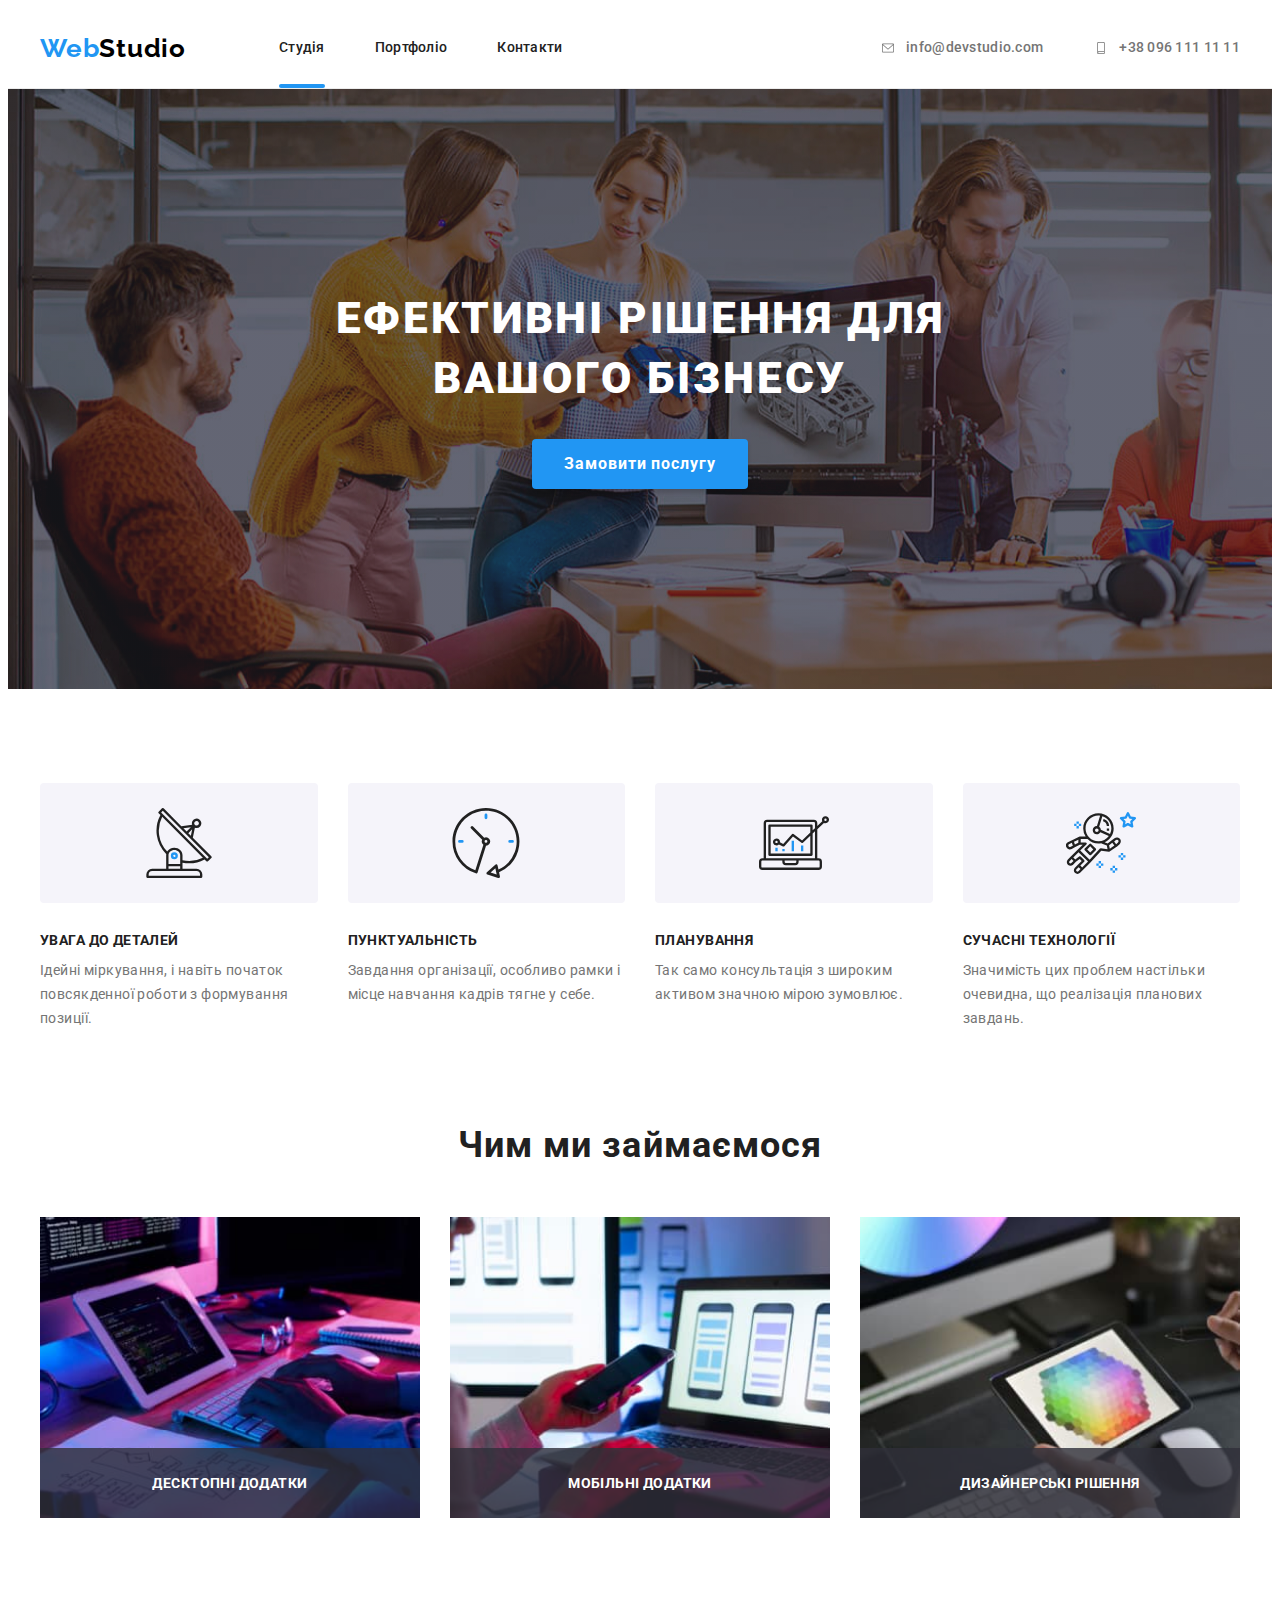
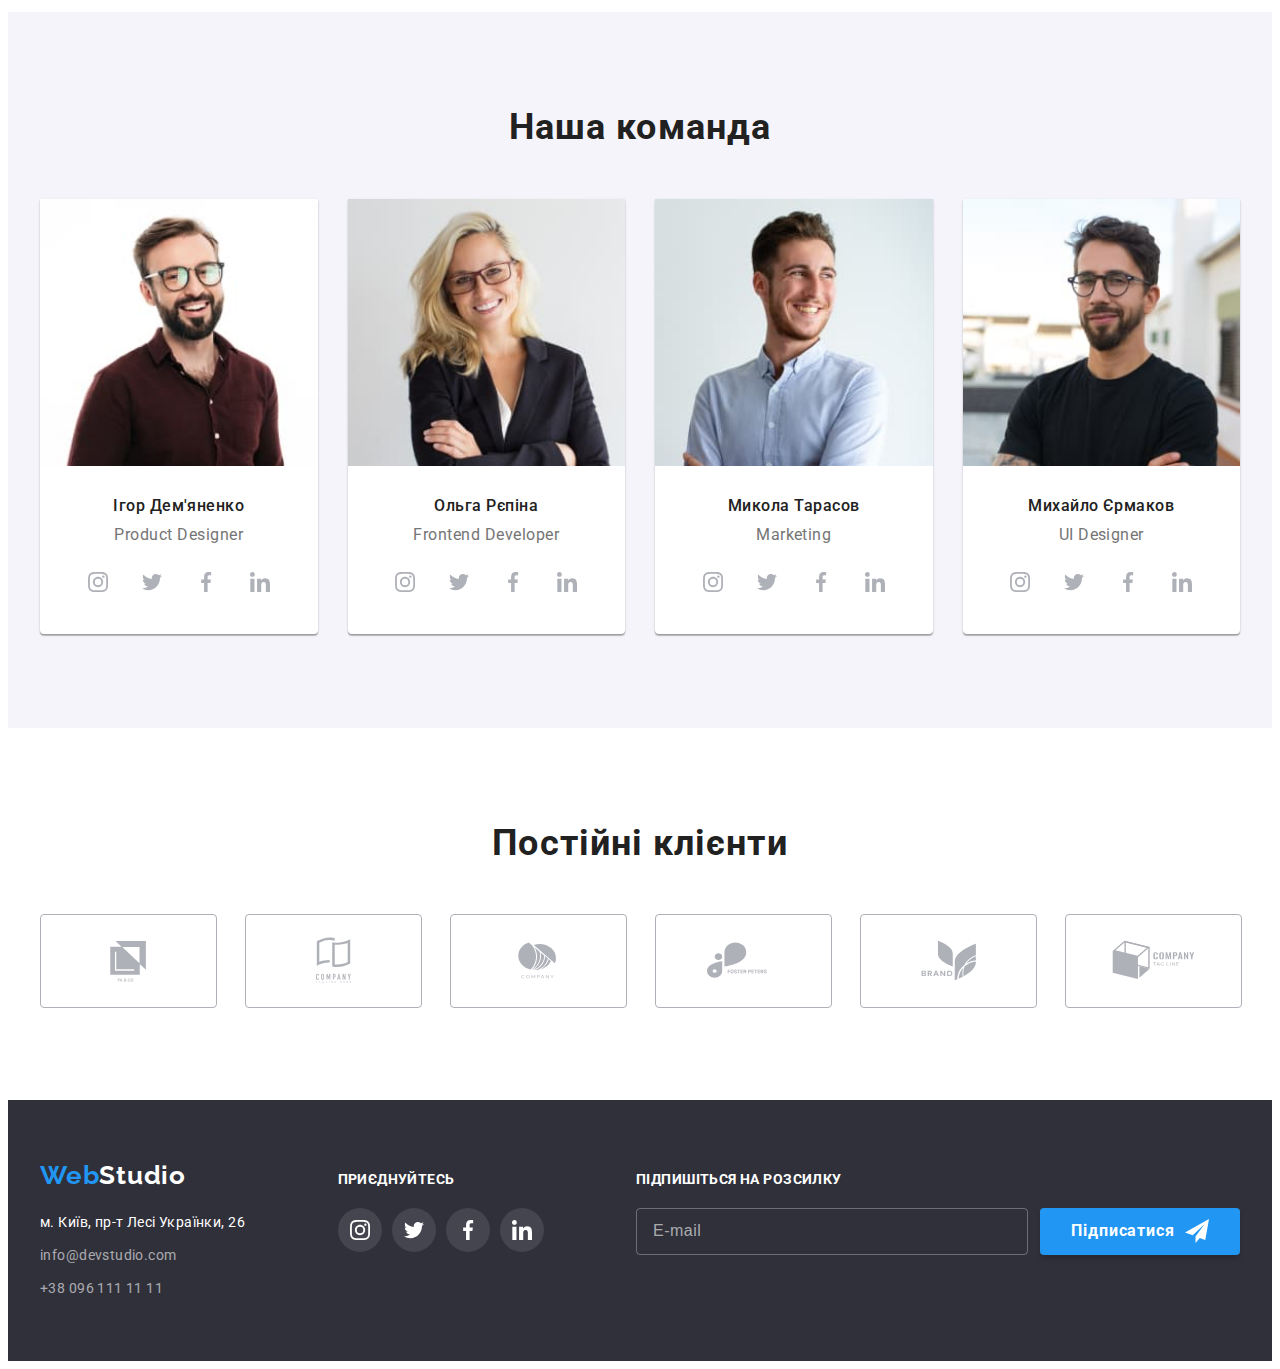
<file: index.html>
<!DOCTYPE html>
<html lang="uk">
  <head>
    <meta charset="UTF-8" />
    <meta http-equiv="X-UA-Compatible" content="IE=edge" />
    <meta name="viewport" content="width=device-width, initial-scale=1.0" />
    <title>Web studio</title>
    <link rel="preconnect" href="https://fonts.googleapis.com" />
    <link rel="preconnect" href="https://fonts.gstatic.com" crossorigin />
    <link
      href="https://fonts.googleapis.com/css2?family=Raleway:wght@700&family=Roboto:wght@400;500;700;900&display=swap"
      rel="stylesheet"
    />
    <link
      rel="stylesheet"
      href="https://cdnjs.cloudflare.com/ajax/libs/modern-normalize/1.1.0/modern-normalize.min.css"
      integrity="sha512-wpPYUAdjBVSE4KJnH1VR1HeZfpl1ub8YT/NKx4PuQ5NmX2tKuGu6U/JRp5y+Y8XG2tV+wKQpNHVUX03MfMFn9Q=="
      crossorigin="anonymous"
      referrerpolicy="no-referrer"
    />
    <link
      rel="stylesheet"
      href="https://cdnjs.cloudflare.com/ajax/libs/animate.css/4.1.1/animate.min.css"
    />
    <link rel="stylesheet" href="./css/styles.css" />
  </head>

  <body>
    <header class="header">
      <div class="container header-container">
        <a class="logo" href="./index.html" lang="en"
          ><span class="header-logo-web">Web</span>Studio</a
        >
        <nav class="nav-site">
          <ul class="nav-site-list">
            <li class="nav-site-item">
              <a class="nav-site-link current" href="./index.html">Студія</a>
            </li>
            <li class="nav-site-item">
              <a class="nav-site-link" href="./portfolio.html">Портфоліо</a>
            </li>
            <li class="nav-site-item">
              <a class="nav-site-link" href="#">Контакти</a>
            </li>
          </ul>
        </nav>
        <ul class="header-contacts-list">
          <li class="header-contacts-item">
            <a
              class="header-contacts-link"
              href="mailto:info@devstudio.com"
              lang="en"
              ><svg class="contacts-link-icon" width="16" height="12">
                <use href="./images/icons.svg#envelope"></use>
              </svg>
              info@devstudio.com</a
            >
          </li>
          <li class="header-contacts-item">
            <a class="header-contacts-link" href="tel:+380961111111">
              <svg class="contacts-link-icon" width="16" height="12">
                <use href="./images/icons.svg#smartphone"></use>
              </svg>
              +38 096 111 11 11
            </a>
          </li>
        </ul>
      </div>
    </header>

    <main>
      <!--Hero-->
      <section class="hero">
        <div class="container container-hero">
          <h1 class="hero-title animate__animated animate__zoomIn">
            Ефективні рішення для<br />
            вашого бізнесу
          </h1>
          <button class="hero-btn btn" type="button" data-modal-open>
            Замовити послугу
          </button>
        </div>
      </section>

      <!--Features-->
      <section class="features section">
        <div class="container">
          <h2 class="visually-hiden">Особливості</h2>
          <ul class="features-list">
            <li class="features-item">
              <div class="features-icon">
                <svg width="70" height="70">
                  <use href="./images/icons.svg#antenna"></use>
                </svg>
              </div>
              <h3 class="features-title">УВАГА ДО ДЕТАЛЕЙ</h3>
              <p class="features-text">
                Ідейні міркування, і навіть початок повсякденної роботи з
                формування позиції.
              </p>
            </li>

            <li class="features-item">
              <div class="features-icon">
                <svg width="70" height="70">
                  <use href="./images/icons.svg#clock"></use>
                </svg>
              </div>
              <h3 class="features-title">ПУНКТУАЛЬНІСТЬ</h3>
              <p class="features-text">
                Завдання організації, особливо рамки і місце навчання кадрів
                тягне у себе.
              </p>
            </li>

            <li class="features-item">
              <div class="features-icon">
                <svg width="70" height="70">
                  <use href="./images/icons.svg#diagram"></use>
                </svg>
              </div>
              <h3 class="features-title">ПЛАНУВАННЯ</h3>
              <p class="features-text">
                Так само консультація з широким активом значною мірою зумовлює.
              </p>
            </li>

            <li class="features-item">
              <div class="features-icon">
                <svg width="70" height="70">
                  <use href="./images/icons.svg#astronaut"></use>
                </svg>
              </div>
              <h3 class="features-title">СУЧАСНІ ТЕХНОЛОГІЇ</h3>
              <p class="features-text">
                Значимість цих проблем настільки очевидна, що реалізація
                планових завдань.
              </p>
            </li>
          </ul>
        </div>
      </section>

      <!--Works-->
      <section class="works section">
        <div class="container">
          <h2 class="section-title">Чим ми займаємося</h2>
          <ul class="works-list">
            <li class="works-item">
              <img
                src="./images/box_1.jpg"
                alt="Розробник створює код"
                width="370"
              />
              <p class="works-top-text">Десктопні додатки</p>
            </li>
            <li class="works-item">
              <img
                src="./images/box_2.jpg"
                alt="Розробник створює адаптивну версію для смартфону"
                width="370"
              />
              <p class="works-top-text">Мобільні додатки</p>
            </li>
            <li class="works-item">
              <img
                src="./images/box_3.jpg"
                alt="Розробник створює дизайн сайту"
                width="370"
              />
              <p class="works-top-text">Дизайнерські рішення</p>
            </li>
          </ul>
        </div>
      </section>

      <!--Team-->
      <section class="team section">
        <div class="container">
          <h2 class="section-title">Наша команда</h2>
          <ul class="team-list">
            <li class="team-card">
              <img
                src="./images/team_card_1.jpg"
                alt="Фото Ігор Дем'яненко"
                width="270"
              />
              <div class="team-card-bottom">
                <h3 class="card-title">Ігор Дем'яненко</h3>
                <p class="card-text" lang="en">Product Designer</p>
                <ul class="social-list">
                  <li class="social-item">
                    <a
                      class="social-link"
                      href="https://www.instagram.com/"
                      target="_blank"
                      rel="noopener noreferrer"
                    >
                      <svg class="social-icon" width="20" height="20">
                        <use href="./images/icons.svg#instagram"></use>
                      </svg>
                    </a>
                  </li>
                  <li class="social-item">
                    <a
                      class="social-link"
                      href="https://twitter.com/"
                      target="_blank"
                      rel="noopener noreferrer"
                    >
                      <svg class="social-icon" width="20" height="20">
                        <use href="./images/icons.svg#twitter"></use>
                      </svg>
                    </a>
                  </li>
                  <li class="social-item">
                    <a
                      class="social-link"
                      href="https://www.facebook.com/"
                      target="_blank"
                      rel="noopener noreferrer"
                    >
                      <svg class="social-icon" width="20" height="20">
                        <use href="./images/icons.svg#facebook"></use>
                      </svg>
                    </a>
                  </li>
                  <li class="social-item">
                    <a
                      class="social-link"
                      href="https://www.linkedin.com/"
                      target="_blank"
                      rel="noopener noreferrer"
                    >
                      <svg class="social-icon" width="20" height="20">
                        <use href="./images/icons.svg#linkedin"></use>
                      </svg>
                    </a>
                  </li>
                </ul>
              </div>
            </li>
            <li class="team-card">
              <img
                src="./images/team_card_2.jpg"
                alt="Фото Ольга Рєпіна"
                width="270"
              />
              <div class="team-card-bottom">
                <h3 class="card-title">Ольга Рєпіна</h3>
                <p class="card-text" lang="en">Frontend Developer</p>
                <ul class="social-list">
                  <li class="social-item">
                    <a
                      class="social-link"
                      href="https://www.instagram.com/"
                      target="_blank"
                      rel="noopener noreferrer"
                    >
                      <svg class="social-icon" width="20" height="20">
                        <use href="./images/icons.svg#instagram"></use>
                      </svg>
                    </a>
                  </li>
                  <li class="social-item">
                    <a
                      class="social-link"
                      href="https://twitter.com/"
                      target="_blank"
                      rel="noopener noreferrer"
                    >
                      <svg class="social-icon" width="20" height="20">
                        <use href="./images/icons.svg#twitter"></use>
                      </svg>
                    </a>
                  </li>
                  <li class="social-item">
                    <a
                      class="social-link"
                      href="https://www.facebook.com/"
                      target="_blank"
                      rel="noopener noreferrer"
                    >
                      <svg class="social-icon" width="20" height="20">
                        <use href="./images/icons.svg#facebook"></use>
                      </svg>
                    </a>
                  </li>
                  <li class="social-item">
                    <a
                      class="social-link"
                      href="https://www.linkedin.com/"
                      target="_blank"
                      rel="noopener noreferrer"
                    >
                      <svg class="social-icon" width="20" height="20">
                        <use href="./images/icons.svg#linkedin"></use>
                      </svg>
                    </a>
                  </li>
                </ul>
              </div>
            </li>
            <li class="team-card">
              <img
                src="./images/team_card_3.jpg"
                alt="Фото Микола Тарасов"
                width="270"
              />
              <div class="team-card-bottom">
                <h3 class="card-title">Микола Тарасов</h3>
                <p class="card-text" lang="en">Marketing</p>
                <ul class="social-list">
                  <li class="social-item">
                    <a
                      class="social-link"
                      href="https://www.instagram.com/"
                      target="_blank"
                      rel="noopener noreferrer"
                    >
                      <svg class="social-icon" width="20" height="20">
                        <use href="./images/icons.svg#instagram"></use>
                      </svg>
                    </a>
                  </li>
                  <li class="social-item">
                    <a
                      class="social-link"
                      href="https://twitter.com/"
                      target="_blank"
                      rel="noopener noreferrer"
                    >
                      <svg class="social-icon" width="20" height="20">
                        <use href="./images/icons.svg#twitter"></use>
                      </svg>
                    </a>
                  </li>
                  <li class="social-item">
                    <a
                      class="social-link"
                      href="https://www.facebook.com/"
                      target="_blank"
                      rel="noopener noreferrer"
                    >
                      <svg class="social-icon" width="20" height="20">
                        <use href="./images/icons.svg#facebook"></use>
                      </svg>
                    </a>
                  </li>
                  <li class="social-item">
                    <a
                      class="social-link"
                      href="https://www.linkedin.com/"
                      target="_blank"
                      rel="noopener noreferrer"
                    >
                      <svg class="social-icon" width="20" height="20">
                        <use href="./images/icons.svg#linkedin"></use>
                      </svg>
                    </a>
                  </li>
                </ul>
              </div>
            </li>
            <li class="team-card">
              <img
                src="./images/team_card_4.jpg"
                alt="Фото Михайло Єрмаков"
                width="270"
              />
              <div class="team-card-bottom">
                <h3 class="card-title">Михайло Єрмаков</h3>
                <p class="card-text" lang="en">UI Designer</p>
                <ul class="social-list">
                  <li class="social-item">
                    <a
                      class="social-link"
                      href="https://www.instagram.com/"
                      target="_blank"
                      rel="noopener noreferrer"
                    >
                      <svg class="social-icon" width="20" height="20">
                        <use href="./images/icons.svg#instagram"></use>
                      </svg>
                    </a>
                  </li>
                  <li class="social-item">
                    <a
                      class="social-link"
                      href="https://twitter.com/"
                      target="_blank"
                      rel="noopener noreferrer"
                    >
                      <svg class="social-icon" width="20" height="20">
                        <use href="./images/icons.svg#twitter"></use>
                      </svg>
                    </a>
                  </li>
                  <li class="social-item">
                    <a
                      class="social-link"
                      href="https://www.facebook.com/"
                      target="_blank"
                      rel="noopener noreferrer"
                    >
                      <svg class="social-icon" width="20" height="20">
                        <use href="./images/icons.svg#facebook"></use>
                      </svg>
                    </a>
                  </li>
                  <li class="social-item">
                    <a
                      class="social-link"
                      href="https://www.linkedin.com/"
                      target="_blank"
                      rel="noopener noreferrer"
                    >
                      <svg class="social-icon" width="20" height="20">
                        <use href="./images/icons.svg#linkedin"></use>
                      </svg>
                    </a>
                  </li>
                </ul>
              </div>
            </li>
          </ul>
        </div>
      </section>

      <!-- Clients -->
      <section class="clients section">
        <div class="container">
          <h2 class="section-title">Постійні клієнти</h2>
          <ul class="clients-list">
            <li class="clients-item">
              <a
                class="clients-link"
                href="#"
                target="_blank"
                rel="noopener noreferrer"
              >
                <svg class="clients-icon" width="106" height="60">
                  <use href="./images/icons.svg#logo-client-first"></use>
                </svg>
              </a>
            </li>
            <li class="clients-item">
              <a
                class="clients-link"
                href="#"
                target="_blank"
                rel="noopener noreferrer"
              >
                <svg class="clients-icon" width="106" height="60">
                  <use href="./images/icons.svg#logo-client-second"></use>
                </svg>
              </a>
            </li>
            <li class="clients-item">
              <a
                class="clients-link"
                href="#"
                target="_blank"
                rel="noopener noreferrer"
              >
                <svg class="clients-icon" width="106" height="60">
                  <use href="./images/icons.svg#logo-client-third"></use>
                </svg>
              </a>
            </li>
            <li class="clients-item">
              <a
                class="clients-link"
                href="#"
                target="_blank"
                rel="noopener noreferrer"
              >
                <svg class="clients-icon" width="106" height="60">
                  <use href="./images/icons.svg#logo-client-fourth"></use>
                </svg>
              </a>
            </li>
            <li class="clients-item">
              <a
                class="clients-link"
                href="#"
                target="_blank"
                rel="noopener noreferrer"
              >
                <svg class="clients-icon" width="106" height="60">
                  <use href="./images/icons.svg#logo-client-fifth"></use>
                </svg>
              </a>
            </li>
            <li class="clients-item">
              <a
                class="clients-link"
                href="#"
                target="_blank"
                rel="noopener noreferrer"
              >
                <svg class="clients-icon" width="106" height="60">
                  <use href="./images/icons.svg#logo-client-sixth"></use>
                </svg>
              </a>
            </li>
          </ul>
        </div>
      </section>
    </main>

    <footer class="footer">
      <div class="container container-footer">
        <div>
          <a class="logo footer-logo" href="./index.html" lang="en"
            ><span class="header-logo-web">Web</span>Studio</a
          >
          <address class="address">
            м. Київ, пр-т Лесі Українки, 26
            <ul class="footer-list">
              <li class="footer-item">
                <a
                  class="footer-link"
                  href="mailto:info@devstudio.com"
                  lang="en"
                  >info@devstudio.com</a
                >
              </li>
              <li class="footer-item">
                <a class="footer-link" href="tel:+380961111111"
                  >+38 096 111 11 11</a
                >
              </li>
            </ul>
          </address>
        </div>
        <div>
          <h2 class="footer-title">приєднуйтесь</h2>
          <ul class="social-list">
            <li class="social-item">
              <a
                class="social-link footer-social-link"
                href="https://www.instagram.com/"
                target="_blank"
                rel="noopener noreferrer"
              >
                <svg class="footer-social-icon" width="20" height="20">
                  <use href="./images/icons.svg#instagram"></use>
                </svg>
              </a>
            </li>
            <li class="social-item">
              <a
                class="social-link footer-social-link"
                href="https://twitter.com/"
                target="_blank"
                rel="noopener noreferrer"
              >
                <svg class="footer-social-icon" width="20" height="20">
                  <use href="./images/icons.svg#twitter"></use>
                </svg>
              </a>
            </li>
            <li class="social-item">
              <a
                class="social-link footer-social-link"
                href="https://www.facebook.com/"
                target="_blank"
                rel="noopener noreferrer"
              >
                <svg class="footer-social-icon" width="20" height="20">
                  <use href="./images/icons.svg#facebook"></use>
                </svg>
              </a>
            </li>
            <li class="social-item">
              <a
                class="social-link footer-social-link"
                href="https://www.linkedin.com/"
                target="_blank"
                rel="noopener noreferrer"
              >
                <svg class="footer-social-icon" width="20" height="20">
                  <use href="./images/icons.svg#linkedin"></use>
                </svg>
              </a>
            </li>
          </ul>
        </div>
        <form class="footer-form">
          <label for="subscribe-email" class="footer-title subscribe-label"
            >Підпишіться на розсилку</label
          >
          <div class="subscribe-wrap">
            <input
              type="email"
              class="subscribe-input"
              name="subscribe-email"
              id="subscribe-email"
              placeholder="E-mail"
              required
            />
            <button type="submit" class="subscribe-btn btn">
              Підписатися
              <svg class="subscribe-icon" width="24" height="24">
                <use href="./images/icons.svg#icon-send"></use>
              </svg>
            </button>
          </div>
        </form>
      </div>
    </footer>

    <div class="backdrop is-hidden" data-modal>
      <div class="modal">
        <button class="modal-close" type="button" data-modal-close>
          <svg class="modal-close-icon" width="18" height="18">
            <use href="./images/icons.svg#close-btn"></use>
          </svg>
        </button>
        <p class="modal-title">Залиште свої дані, ми вам передзвонимо</p>
        <form class="modal-form">
          <div class="modal-field">
            <label for="user-name" class="input-label">Ім'я</label>
            <div class="input-wrappper">
              <input
                type="text"
                name="user-name"
                id="user-name"
                class="modal-input"
                required
              />
              <svg class="modal-icon" width="18" height="18">
                <use href="./images/icons.svg#icon-person"></use>
              </svg>
            </div>
          </div>
          <div class="modal-field">
            <label for="user-tel" class="input-label">Телефон</label>
            <div class="input-wrappper">
              <input
                type="tel"
                name="user-tel"
                id="user-tel"
                class="modal-input"
                required
              />
              <svg class="modal-icon" width="18" height="18">
                <use href="./images/icons.svg#icon-phone"></use>
              </svg>
            </div>
          </div>
          <div class="modal-field">
            <label for="user-mail" class="input-label">Пошта</label>
            <div class="input-wrappper">
              <input
                type="email"
                name="user-mail"
                id="user-mail"
                class="modal-input"
                required
              />
              <svg class="modal-icon" width="18" height="18">
                <use href="./images/icons.svg#icon-email"></use>
              </svg>
            </div>
          </div>
          <div class="comment-field">
            <label for="user-text" class="input-label">Коментар</label>
            <textarea
              name="user-text"
              id="user-text"
              class="modal-comment"
              placeholder="Введіть текст"
            ></textarea>
          </div>
          <div class="modal-check-field">
            <input
              type="checkbox"
              name="policy"
              id="policy"
              class="modal-check visually-hiden"
              required
            />
            <label for="policy" class="check-text">
              <span>
                <svg class="check-icon" width="16" height="15">
                  <use href="./images/icons.svg#icon-check"></use>
                </svg>
              </span>
              Погоджуюся з розсилкою та приймаю
              <a href="#" class="check-link">Умови договору</a>
            </label>
          </div>
          <button type="submit" class="modal-btn btn">Відправити</button>
        </form>
      </div>
    </div>
    <script src="./js/modal.js"></script>
  </body>
</html>
</file>
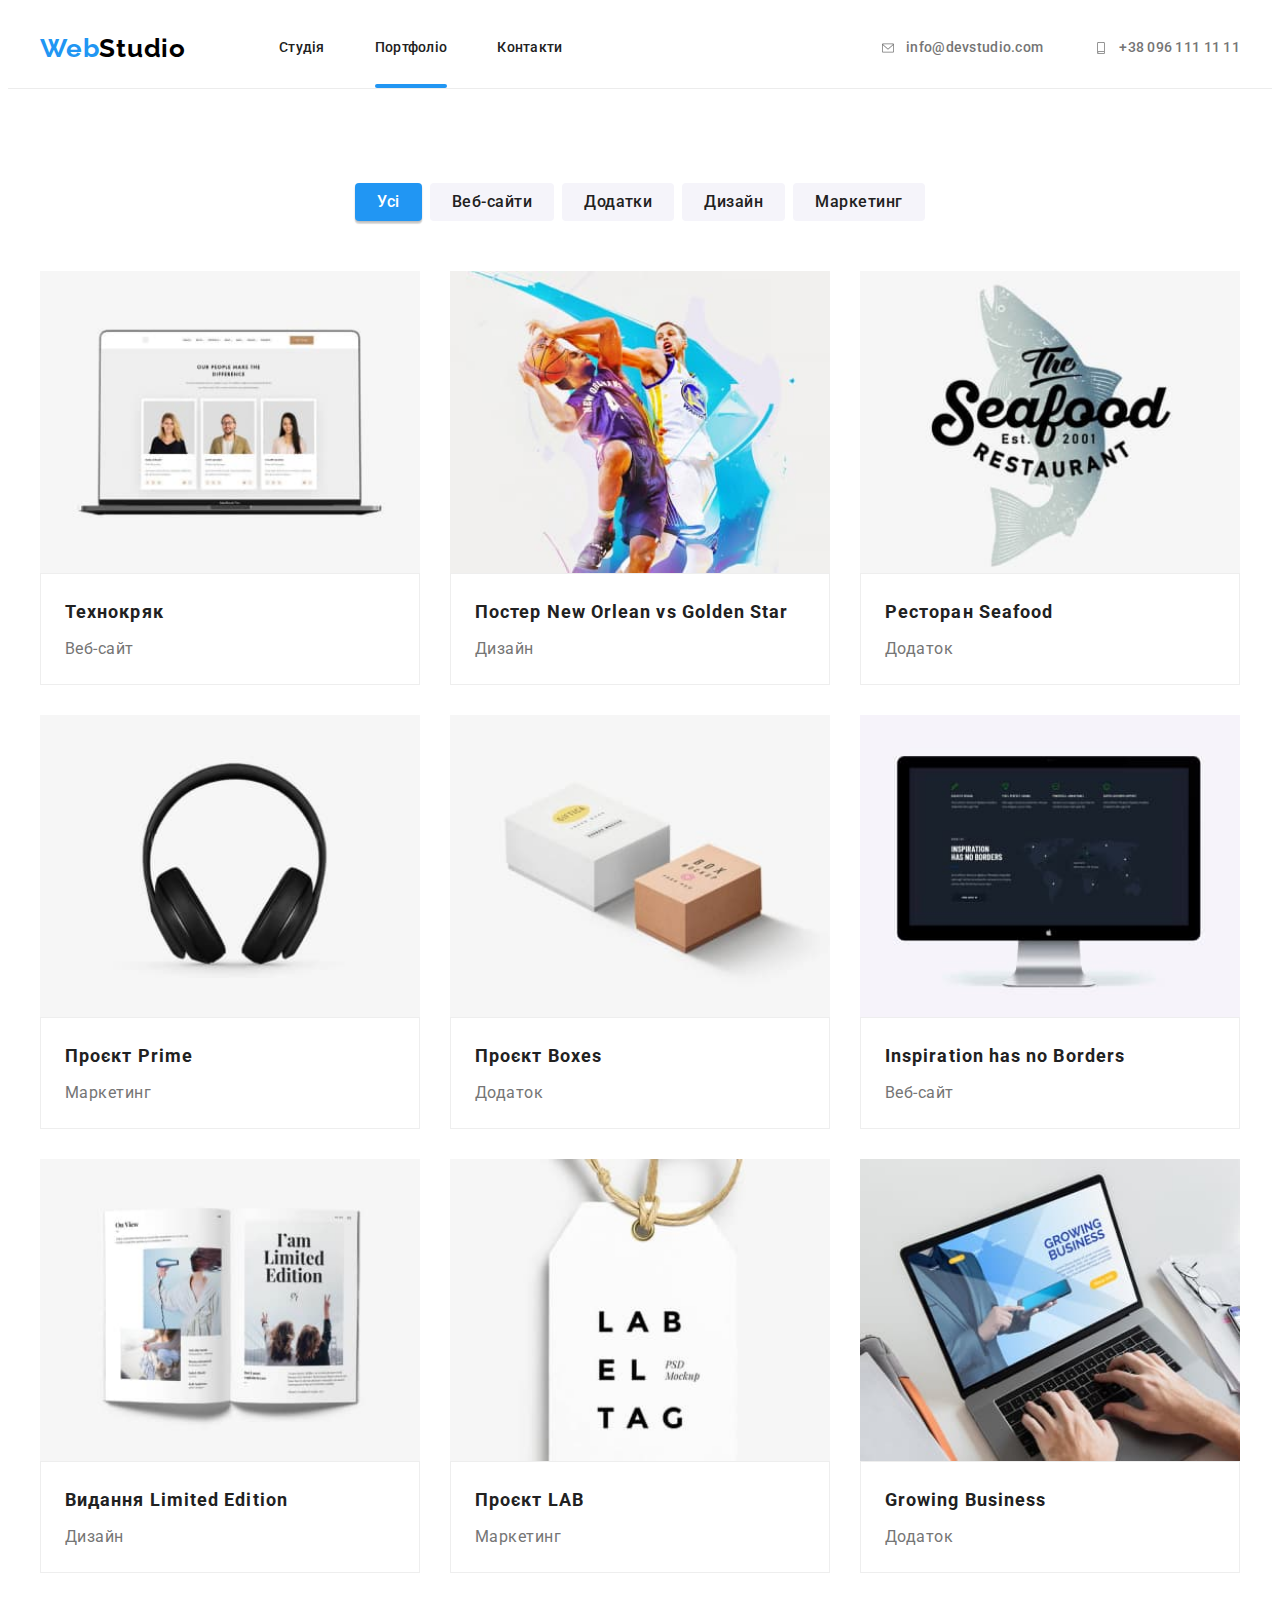
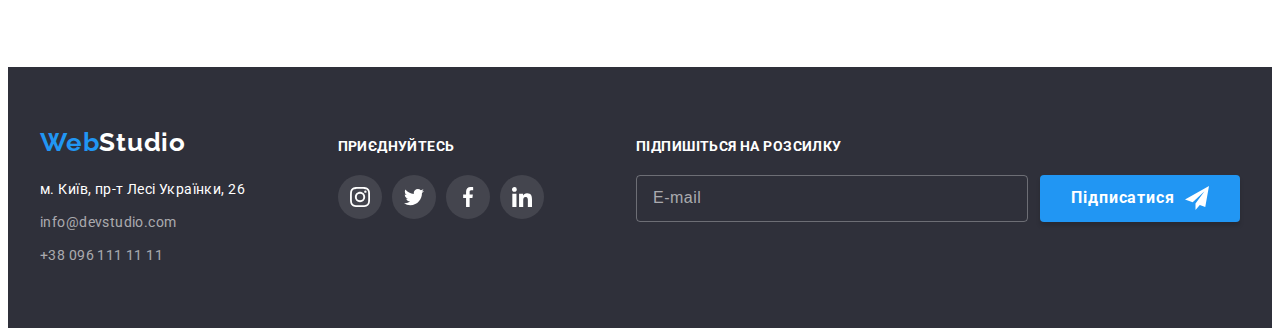
<file: portfolio.html>
<!DOCTYPE html>
<html lang="uk">
  <head>
    <meta charset="UTF-8" />
    <meta http-equiv="X-UA-Compatible" content="IE=edge" />
    <meta name="viewport" content="width=device-width, initial-scale=1.0" />
    <title>Portfolio</title>
    <link rel="preconnect" href="https://fonts.googleapis.com" />
    <link rel="preconnect" href="https://fonts.gstatic.com" crossorigin />
    <link
      href="https://fonts.googleapis.com/css2?family=Raleway:wght@700&family=Roboto:wght@400;500;700&display=swap"
      rel="stylesheet"
    />
    <link
      rel="stylesheet"
      href="https://cdnjs.cloudflare.com/ajax/libs/modern-normalize/1.1.0/modern-normalize.min.css"
      integrity="sha512-wpPYUAdjBVSE4KJnH1VR1HeZfpl1ub8YT/NKx4PuQ5NmX2tKuGu6U/JRp5y+Y8XG2tV+wKQpNHVUX03MfMFn9Q=="
      crossorigin="anonymous"
      referrerpolicy="no-referrer"
    />
    <link
      rel="stylesheet"
      href="https://cdnjs.cloudflare.com/ajax/libs/animate.css/4.1.1/animate.min.css"
    />
    <link rel="stylesheet" href="./css/styles.css" />
  </head>

  <body>
    <header class="header">
      <div class="container header-container">
        <a class="logo" href="./index.html" lang="en"
          ><span class="header-logo-web">Web</span>Studio</a
        >
        <nav class="nav-site">
          <ul class="nav-site-list">
            <li class="nav-site-item">
              <a class="nav-site-link" href="./index.html">Студія</a>
            </li>
            <li class="nav-site-item">
              <a class="nav-site-link current" href="./portfolio.html"
                >Портфоліо</a
              >
            </li>
            <li class="nav-site-item">
              <a class="nav-site-link" href="#">Контакти</a>
            </li>
          </ul>
        </nav>
        <ul class="header-contacts-list">
          <li class="header-contacts-item">
            <a
              class="header-contacts-link"
              href="mailto:info@devstudio.com"
              lang="en"
              ><svg class="contacts-link-icon" width="16" height="12">
                <use href="./images/icons.svg#envelope"></use>
              </svg>
              info@devstudio.com</a
            >
          </li>
          <li class="header-contacts-item">
            <a class="header-contacts-link" href="tel:+380961111111">
              <svg class="contacts-link-icon" width="16" height="12">
                <use href="./images/icons.svg#smartphone"></use>
              </svg>
              +38 096 111 11 11
            </a>
          </li>
        </ul>
      </div>
    </header>

    <main>
      <section class="section">
        <div class="container">
          <h1 class="visually-hiden">Портфоліо</h1>
          <ul class="portfolio-filters-list">
            <li class="portfolio-filters-item">
              <input
                type="radio"
                class="filter-input visually-hiden"
                name="filter"
                id="all"
                checked
              />
              <label for="all" class="filter-btn">Усі</label>
            </li>
            <li class="portfolio-filters-item">
              <input
                type="radio"
                class="filter-input visually-hiden"
                name="filter"
                id="web-sites"
              />
              <label for="web-sites" class="filter-btn">Веб-сайти</label>
            </li>
            <li class="portfolio-filters-item">
              <input
                type="radio"
                class="filter-input visually-hiden"
                name="filter"
                id="apps"
              />
              <label for="apps" class="filter-btn">Додатки</label>
            </li>
            <li class="portfolio-filters-item">
              <input
                type="radio"
                class="filter-input visually-hiden"
                name="filter"
                id="design"
              />
              <label for="design" class="filter-btn">Дизайн</label>
            </li>
            <li class="portfolio-filters-item">
              <input
                type="radio"
                class="filter-input visually-hiden"
                name="filter"
                id="marketing"
              />
              <label for="marketing" class="filter-btn">Маркетинг</label>
            </li>
          </ul>
          <ul class="portfolio-projects-list">
            <li class="portfolio-projects-item">
              <a class="portfolio-projects-link" href="">
                <div class="portfolio-top-wrap">
                  <img
                    src="./images/project1.jpg"
                    alt="Відкритий ноутбук"
                    width="370"
                  />
                  <p class="portfolio-top-text">
                    Ресурс пропонує комплексні пропозиції з різним рівнем
                    функціоналу та сервісів. Все це дозволить відвідувачу
                    отримати вичерпні відомості про компанію чи приватну особу.
                  </p>
                </div>
                <div class="portfolio-description">
                  <h2 class="portfolio-title">Технокряк</h2>
                  <p class="portfolio-text">Веб-сайт</p>
                </div>
              </a>
            </li>
            <li class="portfolio-projects-item">
              <a class="portfolio-projects-link" href="">
                <div class="portfolio-top-wrap">
                  <img
                    src="./images/project2.jpg"
                    alt="Два баскетболісти"
                    width="370"
                  />
                  <p class="portfolio-top-text">
                    Ресурс пропонує комплексні пропозиції з різним рівнем
                    функціоналу та сервісів. Все це дозволить відвідувачу
                    отримати вичерпні відомості про компанію чи приватну особу.
                  </p>
                </div>
                <div class="portfolio-description">
                  <h2 class="portfolio-title">
                    Постер New Orlean vs Golden Star
                  </h2>
                  <p class="portfolio-text">Дизайн</p>
                </div>
              </a>
            </li>
            <li class="portfolio-projects-item">
              <a class="portfolio-projects-link" href="">
                <div class="portfolio-top-wrap">
                  <img
                    src="./images/project3.jpg"
                    alt="Лого рибного ресторану"
                    width="370"
                  />
                  <p class="portfolio-top-text">
                    Ресурс пропонує комплексні пропозиції з різним рівнем
                    функціоналу та сервісів. Все це дозволить відвідувачу
                    отримати вичерпні відомості про компанію чи приватну особу.
                  </p>
                </div>
                <div class="portfolio-description">
                  <h2 class="portfolio-title">Ресторан Seafood</h2>
                  <p class="portfolio-text">Додаток</p>
                </div>
              </a>
            </li>
            <li class="portfolio-projects-item">
              <a class="portfolio-projects-link" href="">
                <div class="portfolio-top-wrap">
                  <img
                    src="./images/project4.jpg"
                    alt="Навушники"
                    width="370"
                  />
                  <p class="portfolio-top-text">
                    Ресурс пропонує комплексні пропозиції з різним рівнем
                    функціоналу та сервісів. Все це дозволить відвідувачу
                    отримати вичерпні відомості про компанію чи приватну особу.
                  </p>
                </div>
                <div class="portfolio-description">
                  <h2 class="portfolio-title">Проєкт Prime</h2>
                  <p class="portfolio-text">Маркетинг</p>
                </div>
              </a>
            </li>
            <li class="portfolio-projects-item">
              <a class="portfolio-projects-link" href="">
                <div class="portfolio-top-wrap">
                  <img
                    src="./images/project5.jpg"
                    alt="Дві коробки"
                    width="370"
                  />
                  <p class="portfolio-top-text">
                    Ресурс пропонує комплексні пропозиції з різним рівнем
                    функціоналу та сервісів. Все це дозволить відвідувачу
                    отримати вичерпні відомості про компанію чи приватну особу.
                  </p>
                </div>
                <div class="portfolio-description">
                  <h2 class="portfolio-title">Проєкт Boxes</h2>
                  <p class="portfolio-text">Додаток</p>
                </div>
              </a>
            </li>
            <li class="portfolio-projects-item">
              <a class="portfolio-projects-link" href="">
                <div class="portfolio-top-wrap">
                  <img
                    src="./images/project6.jpg"
                    alt="Монітор MAC"
                    width="370"
                  />
                  <p class="portfolio-top-text">
                    Ресурс пропонує комплексні пропозиції з різним рівнем
                    функціоналу та сервісів. Все це дозволить відвідувачу
                    отримати вичерпні відомості про компанію чи приватну особу.
                  </p>
                </div>
                <div class="portfolio-description">
                  <h2 class="portfolio-title">Inspiration has no Borders</h2>
                  <p class="portfolio-text">Веб-сайт</p>
                </div>
              </a>
            </li>
            <li class="portfolio-projects-item">
              <a class="portfolio-projects-link" href="">
                <div class="portfolio-top-wrap">
                  <img
                    src="./images/project7.jpg"
                    alt="Рознорнута книга"
                    width="370"
                  />
                  <p class="portfolio-top-text">
                    Ресурс пропонує комплексні пропозиції з різним рівнем
                    функціоналу та сервісів. Все це дозволить відвідувачу
                    отримати вичерпні відомості про компанію чи приватну особу.
                  </p>
                </div>
                <div class="portfolio-description">
                  <h2 class="portfolio-title">Видання Limited Edition</h2>
                  <p class="portfolio-text">Дизайн</p>
                </div>
              </a>
            </li>
            <li class="portfolio-projects-item">
              <a class="portfolio-projects-link" href="">
                <div class="portfolio-top-wrap">
                  <img
                    src="./images/project8.jpg"
                    alt="Бірка LABEL TAG"
                    width="370"
                  />
                  <p class="portfolio-top-text">
                    Ресурс пропонує комплексні пропозиції з різним рівнем
                    функціоналу та сервісів. Все це дозволить відвідувачу
                    отримати вичерпні відомості про компанію чи приватну особу.
                  </p>
                </div>
                <div class="portfolio-description">
                  <h2 class="portfolio-title">Проєкт LAB</h2>
                  <p class="portfolio-text">Маркетинг</p>
                </div>
              </a>
            </li>
            <li class="portfolio-projects-item">
              <a class="portfolio-projects-link" href="">
                <div class="portfolio-top-wrap">
                  <img
                    src="./images/project9.jpg"
                    alt="Презентація мобільного застосунку"
                    width="370"
                  />
                  <p class="portfolio-top-text">
                    Ресурс пропонує комплексні пропозиції з різним рівнем
                    функціоналу та сервісів. Все це дозволить відвідувачу
                    отримати вичерпні відомості про компанію чи приватну особу.
                  </p>
                </div>
                <div class="portfolio-description">
                  <h2 class="portfolio-title">Growing Business</h2>
                  <p class="portfolio-text">Додаток</p>
                </div>
              </a>
            </li>
          </ul>
        </div>
      </section>
    </main>

    <footer class="footer">
      <div class="container container-footer">
        <div>
          <a class="logo footer-logo" href="./index.html" lang="en"
            ><span class="header-logo-web">Web</span>Studio</a
          >
          <address class="address">
            м. Київ, пр-т Лесі Українки, 26
            <ul class="footer-list">
              <li class="footer-item">
                <a
                  class="footer-link"
                  href="mailto:info@devstudio.com"
                  lang="en"
                  >info@devstudio.com</a
                >
              </li>
              <li class="footer-item">
                <a class="footer-link" href="tel:+380961111111"
                  >+38 096 111 11 11</a
                >
              </li>
            </ul>
          </address>
        </div>
        <div>
          <h2 class="footer-title">приєднуйтесь</h2>
          <ul class="social-list">
            <li class="social-item">
              <a
                class="social-link footer-social-link"
                href="https://www.instagram.com/"
                target="_blank"
                rel="noopener noreferrer"
              >
                <svg class="footer-social-icon" width="20" height="20">
                  <use href="./images/icons.svg#instagram"></use>
                </svg>
              </a>
            </li>
            <li class="social-item">
              <a
                class="social-link footer-social-link"
                href="https://twitter.com/"
                target="_blank"
                rel="noopener noreferrer"
              >
                <svg class="footer-social-icon" width="20" height="20">
                  <use href="./images/icons.svg#twitter"></use>
                </svg>
              </a>
            </li>
            <li class="social-item">
              <a
                class="social-link footer-social-link"
                href="https://www.facebook.com/"
                target="_blank"
                rel="noopener noreferrer"
              >
                <svg class="footer-social-icon" width="20" height="20">
                  <use href="./images/icons.svg#facebook"></use>
                </svg>
              </a>
            </li>
            <li class="social-item">
              <a
                class="social-link footer-social-link"
                href="https://www.linkedin.com/"
                target="_blank"
                rel="noopener noreferrer"
              >
                <svg class="footer-social-icon" width="20" height="20">
                  <use href="./images/icons.svg#linkedin"></use>
                </svg>
              </a>
            </li>
          </ul>
        </div>
        <form class="footer-form">
          <label for="subscribe-email" class="footer-title subscribe-label"
            >Підпишіться на розсилку</label
          >
          <div class="subscribe-wrap">
            <input
              type="email"
              class="subscribe-input"
              name="subscribe-email"
              id="subscribe-email"
              placeholder="E-mail"
              required
            />
            <button type="submit" class="subscribe-btn btn">
              Підписатися
              <svg class="subscribe-icon" width="24" height="24">
                <use href="./images/icons.svg#icon-send"></use>
              </svg>
            </button>
          </div>
        </form>
      </div>
    </footer>
  </body>
</html>
</file>
<file: css/styles.css>
:root {
  --main-color: #212121;
  --color-gray: #757575;
  --color-blue: #2196f3;
  --color-blue-dark: #188ce8;
  --color-white: #ffffff;
  --color-black: #000000;
  --color-footer-link: rgba(255, 255, 255, 0.6);
  --color-portfolio-btn: #f5f4fa;
  --background-color-dark: #2f303a;
  --background-color-hero: rgba(47, 48, 58, 0.4);
  --background-color-hero-second: #c4c4c4;
  --background-color-light: #f5f4fa;
  --background-color-white: var(--color-white);
  --font-ral: "Raleway", sans-serif;
  --first-logo-color: var(--color-black);
  --second-logo-color: var(--color-blue);
  --footer-logo-color: var(--color-white);
  --title-color: var(--main-color);
  --text-color: var(--color-gray);
  --first-link-color: var(--main-color);
  --second-link-color: var(--color-blue);
  --first-btn-color: var(--color-white);
  --second-btn-color: var(--main-color);
  --hover-btn-color: var(--color-blue);
  --social-background-color: var(--color-white);
  --hover-social-background-color: var(--color-blue);
  --icon-color: #afb1b8;
  --hover-icon-color: var(--color-white);
  --footer-social-background-color: rgba(255, 255, 255, 0.1);
  --tra-cubic: cubic-bezier(0.4, 0, 0.2, 1);
}

h1,
h2,
h3,
h4,
h5,
h6,
p {
  margin: 0;
}
ul {
  list-style: none;
  margin: 0;
  padding: 0;
}
button {
  cursor: pointer;
}
img {
  display: block;
  min-width: 100%;
  height: auto;
}

body {
  font-family: "Roboto", sans-serif;
  color: var(--main-color);
}

.visually-hiden {
  position: absolute;
  width: 1px;
  height: 1px;
  margin: -1px;
  border: 0;
  padding: 0;
  white-space: nowrap;
  clip-path: inset(100%);
  clip: rect(0 0 0 0);
  overflow: hidden;
}

.container {
  width: 1200px;
  padding: 0 15px;
  margin: 0 auto;
}

.btn {
  font-family: inherit;
  border: none;
}

/*-----HEADER--------------*/

.header a {
  text-decoration: none;
}
.header {
  border-bottom: 1px solid #ececec;
}
.header-container {
  display: flex;
  align-items: center;
}
.logo {
  font-family: var(--font-ral);
  font-weight: 700;
  font-size: 26px;
  line-height: 1.19;
  letter-spacing: 0.03em;
  color: var(--first-logo-color);
}

.header-logo-web {
  color: var(--second-logo-color);
}
.nav-site {
  margin-left: 93px;
}
.nav-site-list {
  display: flex;
  gap: 50px;
}
.nav-site-item {
  position: relative;
}

.nav-site-link {
  display: block;
  font-weight: 500;
  font-size: 14px;
  line-height: 1.14;
  letter-spacing: 0.02em;
  color: var(--first-link-color);
  padding-top: 32px;
  padding-bottom: 32px;
  transition: color 250ms var(--tra-cubic);
}

.nav-site-link:hover,
.nav-site-link:focus {
  color: var(--second-link-color);
}

.current::after {
  position: absolute;
  content: "";
  height: 4px;
  width: 100%;
  display: block;
  background-color: var(--second-link-color);
  border-radius: 2px;
  left: 0;
  bottom: 0;
}

.header-contacts-list {
  display: flex;
  margin-left: auto;
  gap: 50px;
}

.header-contacts-link {
  display: flex;
  align-items: center;
  font-weight: 500;
  font-size: 14px;
  line-height: 1.14;
  letter-spacing: 0.02em;
  color: var(--color-gray);
  transition: color 250ms var(--tra-cubic);
}
.contacts-link-icon {
  margin-right: 10px;
  fill: currentColor;
}

.header-contacts-link:hover,
.header-contacts-link:focus {
  color: var(--color-blue);
}

/*-----MAIN--------------*/

.section-title {
  font-size: 36px;
  line-height: 1.17;
  text-align: center;
  letter-spacing: 0.03em;
  color: var(--title-color);
  margin-bottom: 50px;
}
.section {
  padding-top: 94px;
  padding-bottom: 94px;
}

/*-----Hero------------*/

.hero {
  max-width: 1600px;
  background-image: linear-gradient(
      var(--background-color-hero),
      var(--background-color-hero)
    ),
    url(../images/hero-background.jpg);
  background-color: var(--background-color-hero-second);
  background-repeat: no-repeat;
  background-size: cover;
  margin: 0 auto;
}
.container-hero {
  padding-top: 200px;
  padding-bottom: 200px;
  text-align: center;
}
.hero-title {
  font-weight: 900;
  font-size: 44px;
  line-height: 1.36;
  letter-spacing: 0.06em;
  text-transform: uppercase;
  color: var(--color-white);
  margin-bottom: 30px;
}
.animate__zoomIn {
  animation-duration: 2000ms;
}

.hero-btn {
  min-width: 216px;
  font-weight: 700;
  font-size: 16px;
  line-height: 1.88;
  letter-spacing: 0.06em;
  background-color: var(--color-blue);
  color: var(--first-btn-color);
  box-shadow: 0px 4px 4px rgba(0, 0, 0, 0.15);
  border-radius: 4px;
  padding: 10px 32px;
  transition: background-color 250ms var(--tra-cubic);
}

.hero-btn:hover,
.hero-btn:focus {
  background-color: var(--color-blue-dark);
}

/*-----Features------------*/

.features-list {
  display: flex;
  gap: 30px;
}
.features-item {
  flex-basis: calc((100% - 90px) / 4);
}
.features-icon {
  background-color: var(--background-color-light);
  height: 120px;
  border-radius: 4px;
  margin-bottom: 30px;
  display: flex;
  justify-content: center;
  align-items: center;
}
.features-title {
  font-size: 14px;
  line-height: 1.14;
  letter-spacing: 0.03em;
  text-transform: uppercase;
  color: var(--title-color);
  margin-bottom: 10px;
}
.features-text {
  font-size: 14px;
  line-height: 1.71;
  letter-spacing: 0.03em;
  color: var(--text-color);
}

/*-----Works------------*/

.works {
  padding-top: 0;
}

.works-list {
  display: flex;
  gap: 30px;
}
.works-item {
  position: relative;
  flex-basis: calc((100% - 60px) / 3);
}
.works-top-text {
  position: absolute;
  left: 0;
  bottom: 0;
  width: 100%;
  font-weight: 700;
  font-size: 14px;
  line-height: 1.14;
  letter-spacing: 0.03em;
  text-transform: uppercase;
  color: #ffffff;
  background-color: rgba(47, 48, 58, 0.8);
  height: 70px;
  display: flex;
  align-items: center;
  justify-content: center;
}

/*-----Team------------*/

.team {
  background-color: var(--background-color-light);
  text-align: center;
}

.team a {
  text-decoration: none;
}
.team-list {
  display: flex;
  gap: 30px;
}
.team-card {
  width: calc((100% - 90px) / 4);
  background-color: var(--background-color-white);
  box-shadow: 0px 1px 3px rgba(0, 0, 0, 0.12), 0px 1px 1px rgba(0, 0, 0, 0.14),
    0px 2px 1px rgba(0, 0, 0, 0.2);
  border-radius: 0px 0px 4px 4px;
}
.team-card-bottom {
  padding-top: 30px;
  padding-bottom: 30px;
}
.card-title {
  font-weight: 500;
  font-size: 16px;
  line-height: 1.19;
  text-align: center;
  letter-spacing: 0.03em;
  color: var(--title-color);
  margin-bottom: 10px;
}
.card-text {
  font-size: 16px;
  line-height: 1.19;
  text-align: center;
  letter-spacing: 0.03em;
  color: var(--text-color);
  margin-bottom: 16px;
}
.social-list {
  display: flex;
  gap: 10px;
  justify-content: center;
}
.social-item {
  width: 44px;
  height: 44px;
}
.social-link {
  width: 100%;
  height: 100%;
  background-color: var(--social-background-color);
  border-radius: 50%;
  display: flex;
  align-items: center;
  justify-content: center;
  transition: background-color 250ms var(--tra-cubic);
}
.social-icon {
  fill: var(--icon-color);
  transition: fill 250ms var(--tra-cubic);
}

.social-link:hover,
.social-link:focus {
  background-color: var(--hover-social-background-color);
}
.social-link:hover .social-icon,
.social-link:focus .social-icon {
  fill: var(--hover-icon-color);
}

/* -------Clients-------- */

.clients-list {
  display: flex;
  gap: 30px;
  justify-content: center;
}
.clients-item {
  --n: 6; /* --The number of elements */
  width: calc((100% - (var(--n) - 1) * 30px) / var(--n));
  height: 92px;
}
.clients-link {
  width: 100%;
  height: 100%;
  display: flex;
  justify-content: center;
  align-items: center;
  border: 1px solid;
  border-color: var(--icon-color);
  border-radius: 4px;
  transition: border-color 250ms var(--tra-cubic);
}
.clients-icon {
  width: 100%;
  height: 100%;
  fill: var(--icon-color);
  transition: fill 250ms var(--tra-cubic);
}

.clients-link:hover,
.clients-link:focus {
  border-color: var(--second-link-color);
}
.clients-link:hover .clients-icon,
.clients-link:focus .clients-icon {
  fill: var(--second-link-color);
}

/*-----FOOTER--------------*/

.footer {
  background-color: var(--background-color-dark);
  padding-top: 60px;
  padding-bottom: 60px;
}

.footer a {
  text-decoration: none;
}

.container-footer {
  display: flex;
  justify-content: space-between;
  align-items: baseline;
}

.footer-logo {
  color: var(--footer-logo-color);
}
.address {
  font-style: normal;
  font-weight: 400;
  font-size: 14px;
  line-height: 1.71;
  letter-spacing: 0.03em;
  color: var(--color-white);
  margin-top: 20px;
}
.footer-list {
  margin-top: 9px;
}
.footer-item:not(:first-child) {
  margin-top: 9px;
}
.footer-link {
  color: var(--color-footer-link);
  transition: color 250ms var(--tra-cubic);
}
.footer-link:hover,
.footer-link:focus {
  color: var(--color-blue);
}

.footer-title {
  font-size: 14px;
  line-height: 1.14;
  letter-spacing: 0.03em;
  text-transform: uppercase;
  color: var(--footer-logo-color);
  margin-bottom: 20px;
}

.footer-social-link {
  background-color: var(--footer-social-background-color);
}

.footer-social-icon {
  fill: var(--hover-icon-color);
}

.footer-form {
  display: flex;
  flex-direction: column;
}
.subscribe-label {
  font-weight: 700;
}
.subscribe-wrap {
  display: flex;
  gap: 12px;
}
.subscribe-input {
  min-width: 358px;
  background-color: transparent;
  border: 1px solid rgba(255, 255, 255, 0.3);
  border-radius: 4px;
  padding: 15px 16px;
  color: var(--color-white);
}
.subscribe-input::placeholder {
  font-weight: 400;
  font-size: 16px;
  line-height: 1.25;
  display: flex;
  align-items: center;
  letter-spacing: 0.03em;
  color: rgba(255, 255, 255, 0.6);
}
.subscribe-input:hover,
.subscribe-input:focus {
  border-color: var(--color-blue);
  outline: transparent;
}
.subscribe-btn {
  min-width: 200px;
  font-weight: 700;
  font-size: 16px;
  line-height: 1.88;
  letter-spacing: 0.06em;
  background-color: var(--color-blue);
  color: var(--first-btn-color);
  box-shadow: 0px 4px 4px rgba(0, 0, 0, 0.15);
  border-radius: 4px;
  display: flex;
  align-items: center;
  justify-content: center;
  gap: 10px;
  transition: background-color 250ms var(--tra-cubic);
}
.subscribe-icon {
  fill: var(--first-btn-color);
}
.subscribe-btn:hover,
.subscribe-btn:focus {
  background-color: var(--color-blue-dark);
}

/* -------Modal------- */

.backdrop {
  position: fixed;
  top: 0;
  left: 0;
  width: 100vw;
  height: 100vh;
  background-color: rgba(0, 0, 0, 0.2);
  transition: opacity 250ms var(--tra-cubic), visibility 250ms var(--tra-cubic);
}
.modal {
  position: absolute;
  top: 50%;
  left: 50%;
  width: 528px;
  min-height: 581px;
  padding: 40px;
  background-color: var(--background-color-white);
  box-shadow: 0px 1px 3px rgba(0, 0, 0, 0.12), 0px 1px 1px rgba(0, 0, 0, 0.14),
    0px 2px 1px rgba(0, 0, 0, 0.2);
  border-radius: 4px;
  transform: translate(-50%, -50%) scale(1);
  opacity: 1;
  transition: transform 600ms var(--tra-cubic), opacity 600ms var(--tra-cubic);
}
.modal-title {
  font-weight: 700;
  font-size: 20px;
  line-height: 1.15;
  text-align: center;
  letter-spacing: 0.03em;
  color: var(--main-color);
  margin-bottom: 12px;
}

.modal-field {
  margin-bottom: 10px;
}
.input-label {
  font-weight: 400;
  font-size: 12px;
  line-height: 1.17;
  letter-spacing: 0.01em;
  color: var(--color-gray);
  margin-bottom: 4px;
  display: block;
}
.input-wrappper {
  position: relative;
}
.modal-input {
  width: 100%;
  height: 40px;
  border: 1px solid rgba(33, 33, 33, 0.2);
  outline: transparent;
  border-radius: 4px;
  background-color: transparent;
  padding: 0;
  padding-left: 30px;
  transition: border-color 250ms var(--tra-cubic);
}
.modal-icon {
  position: absolute;
  left: 12px;
  top: 50%;
  transform: translateY(-50%);
  fill: var(--main-color);
  transition: fill 250ms var(--tra-cubic);
}
.modal-input:focus {
  border-color: var(--color-blue);
}
.modal-input:focus + .modal-icon {
  fill: var(--color-blue);
}
.comment-field {
  margin-bottom: 20px;
}
.modal-comment {
  width: 100%;
  height: 120px;
  padding: 12px 16px;
  border: 1px solid rgba(33, 33, 33, 0.2);
  border-radius: 4px;
  outline: transparent;
  resize: none;
  transition: border-color 250ms var(--tra-cubic);
}
.modal-comment::placeholder {
  font-weight: 400;
  font-size: 12px;
  line-height: 1.17;
  letter-spacing: 0.01em;
  color: rgba(117, 117, 117, 0.5);
}
.modal-comment:focus {
  border-color: var(--color-blue);
}

.backdrop.is-hidden .modal {
  transform: translate(-50%, -50%) scale(1.2);
  opacity: 0;
}

.modal-close {
  position: absolute;
  right: 8px;
  top: 8px;

  width: 30px;
  height: 30px;

  border: 1px solid rgba(0, 0, 0, 0.1);
  border-radius: 50%;
  padding: 0;
  display: flex;
  align-items: center;
  justify-content: center;
  background-color: transparent;
  outline: transparent;
}

.modal-close-icon {
  fill: var(--color-black);
  transition: fill 250ms var(--tra-cubic);
}
.modal-close:hover .modal-close-icon,
.modal-close:focus .modal-close-icon {
  fill: var(--hover-btn-color);
}

.modal-check-field {
  width: 100%;
  display: flex;
  justify-content: center;
  align-items: center;
  margin-bottom: 30px;
}

.check-text {
  font-weight: 400;
  font-size: 14px;
  line-height: 1.71;
  letter-spacing: 0.03em;
  color: var(--color-gray);
  display: flex;
  align-items: center;
}
.check-text span {
  width: 16px;
  height: 15px;
  border: 2px solid var(--main-color);
  border-radius: 2px;
  margin-right: 8px;
  display: flex;
  justify-content: center;
  align-items: center;
  fill: transparent;
}
.modal-check:checked + .check-text span {
  background-color: var(--color-blue);
  border: none;
  fill: var(--color-white);
}
.modal-check:focus + .check-text span {
  border-color: var(--color-blue);
}
.check-link {
  color: var(--second-link-color);
}

.modal-btn {
  min-width: 200px;
  font-weight: 700;
  font-size: 16px;
  line-height: 1.88;
  letter-spacing: 0.06em;
  background-color: var(--color-blue);
  color: var(--first-btn-color);
  box-shadow: 0px 4px 4px rgba(0, 0, 0, 0.15);
  border-radius: 4px;
  padding: 10px 52px;
  margin: 0 auto;
  display: block;
  transition: background-color 250ms var(--tra-cubic);
}
.modal-btn:hover,
.modal-btn:focus {
  background-color: var(--color-blue-dark);
}

.is-hidden {
  opacity: 0;
  visibility: hidden;
  pointer-events: none;
}

/*-----Portfolio--------------*/

.portfolio-filters-list {
  display: flex;
  justify-content: center;
  gap: 8px;
  margin-bottom: 50px;
}

.filter-btn {
  font-weight: 500;
  font-size: 16px;
  line-height: 1.63;
  letter-spacing: 0.03em;
  color: var(--second-btn-color);
  background-color: var(--color-portfolio-btn);
  border-radius: 4px;
  padding: 6px 22px;
  display: block;
  transition: background-color 250ms var(--tra-cubic),
    color 250ms var(--tra-cubic), box-shadow 250ms var(--tra-cubic),
    outline 250ms var(--tra-cubic);
}
.filter-input:checked + .filter-btn {
  background-color: var(--hover-btn-color);
  color: var(--first-btn-color);
  box-shadow: 0px 3px 1px rgba(0, 0, 0, 0.1), 0px 1px 2px rgba(0, 0, 0, 0.08),
    0px 2px 2px rgba(0, 0, 0, 0.12);
}
.filter-input:focus + .filter-btn {
  outline: 1px solid var(--color-black);
}
.filter-btn:hover {
  cursor: pointer;
  outline: 1px solid var(--color-black);
}

.portfolio-projects-list {
  display: flex;
  flex-wrap: wrap;
  gap: 30px;
}
.portfolio-projects-item {
  flex-basis: calc((100% - 60px) / 3);
  background-color: var(--background-color-white);
}
.portfolio-projects-link {
  text-decoration: none;
  display: block;
  transition: box-shadow 250ms var(--tra-cubic);
}
.portfolio-projects-link:hover,
.portfolio-projects-link:focus {
  box-shadow: 0px 1px 1px rgba(0, 0, 0, 0.12), 0px 4px 4px rgba(0, 0, 0, 0.06),
    1px 4px 6px rgba(0, 0, 0, 0.16);
}

.portfolio-top-wrap {
  position: relative;
  overflow: hidden;
}
.portfolio-top-text {
  position: absolute;
  top: 0;
  left: 0;

  font-weight: 400;
  font-size: 18px;
  line-height: 1.56;
  letter-spacing: 0.03em;
  color: var(--color-white);
  background-color: rgba(33, 150, 243, 0.9);
  padding: 63px 24px;
  height: 100%;
  transform: translateY(100%);
  transition: transform 250ms var(--tra-cubic);
}

.portfolio-projects-link:hover .portfolio-top-text {
  transform: translateY(0);
}

.portfolio-description {
  padding: 20px 24px;
  border: 1px solid #eeeeee;
}
.portfolio-title {
  font-size: 18px;
  line-height: 2;
  letter-spacing: 0.06em;
  color: var(--title-color);
  margin-bottom: 4px;
}
.portfolio-text {
  font-size: 16px;
  line-height: 1.88;
  letter-spacing: 0.03em;
  color: var(--text-color);
}
</file>
